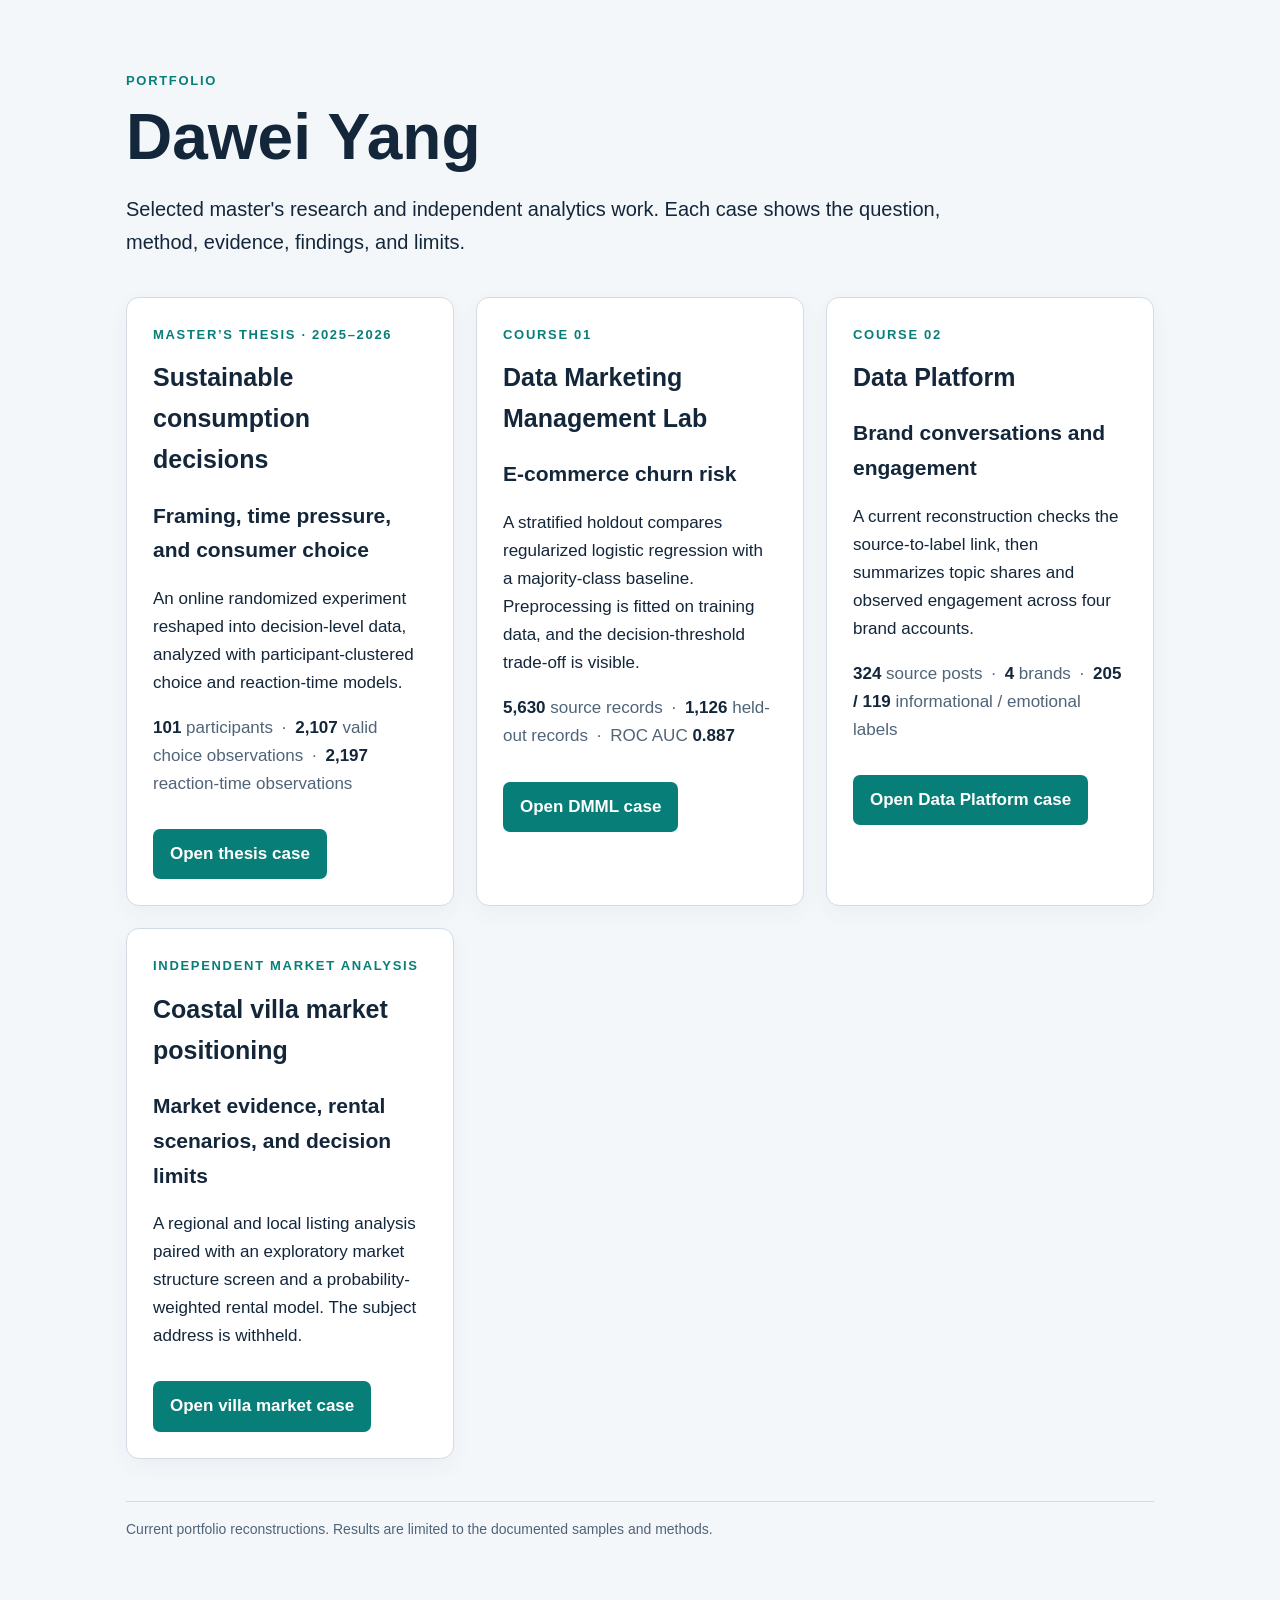
<file: index.html>
<!doctype html>
<html lang="en">
<head>
  <meta charset="utf-8">
  <meta name="viewport" content="width=device-width,initial-scale=1">
  <meta name="description" content="Dawei Yang's portfolio of master's research, marketing analytics, and data platform projects.">
  <title>Dawei Yang | Portfolio</title>
  <link rel="stylesheet" href="assets/style.css">
</head>
<body>
<main class="wrap">
  <header class="hero">
    <div class="eyebrow">Portfolio</div>
    <h1>Dawei Yang</h1>
    <p class="lead">Selected master's research and independent analytics work. Each case shows the question, method, evidence, findings, and limits.</p>
  </header>
  <section class="grid course-grid" aria-label="Course projects">
    <article class="card">
      <p class="eyebrow">Master’s Thesis · 2025–2026</p>
      <h2>Sustainable consumption decisions</h2>
      <h3>Framing, time pressure, and consumer choice</h3>
      <p>An online randomized experiment reshaped into decision-level data, analyzed with participant-clustered choice and reaction-time models.</p>
      <p class="statline"><strong>101</strong> participants <span>·</span> <strong>2,107</strong> valid choice observations <span>·</span> <strong>2,197</strong> reaction-time observations</p>
      <a class="button" href="thesis/index.html">Open thesis case</a>
    </article>
    <article class="card">
      <p class="eyebrow">Course 01</p>
      <h2>Data Marketing Management Lab</h2>
      <h3>E-commerce churn risk</h3>
      <p>A stratified holdout compares regularized logistic regression with a majority-class baseline. Preprocessing is fitted on training data, and the decision-threshold trade-off is visible.</p>
      <p class="statline"><strong>5,630</strong> source records <span>·</span> <strong>1,126</strong> held-out records <span>·</span> ROC AUC <strong>0.887</strong></p>
      <a class="button" href="data-marketing-management-lab/index.html">Open DMML case</a>
    </article>
    <article class="card">
      <p class="eyebrow">Course 02</p>
      <h2>Data Platform</h2>
      <h3>Brand conversations and engagement</h3>
      <p>A current reconstruction checks the source-to-label link, then summarizes topic shares and observed engagement across four brand accounts.</p>
      <p class="statline"><strong>324</strong> source posts <span>·</span> <strong>4</strong> brands <span>·</span> <strong>205 / 119</strong> informational / emotional labels</p>
      <a class="button" href="data-platform/index.html">Open Data Platform case</a>
    </article>
    <article class="card">
      <p class="eyebrow">Independent market analysis</p>
      <h2>Coastal villa market positioning</h2>
      <h3>Market evidence, rental scenarios, and decision limits</h3>
      <p>A regional and local listing analysis paired with an exploratory market structure screen and a probability-weighted rental model. The subject address is withheld.</p>
      <a class="button" href="villa-market-analysis/index.html">Open villa market case</a>
    </article>
  </section>
  <footer class="footer">Current portfolio reconstructions. Results are limited to the documented samples and methods.</footer>
</main>
</body>
</html>
</file>
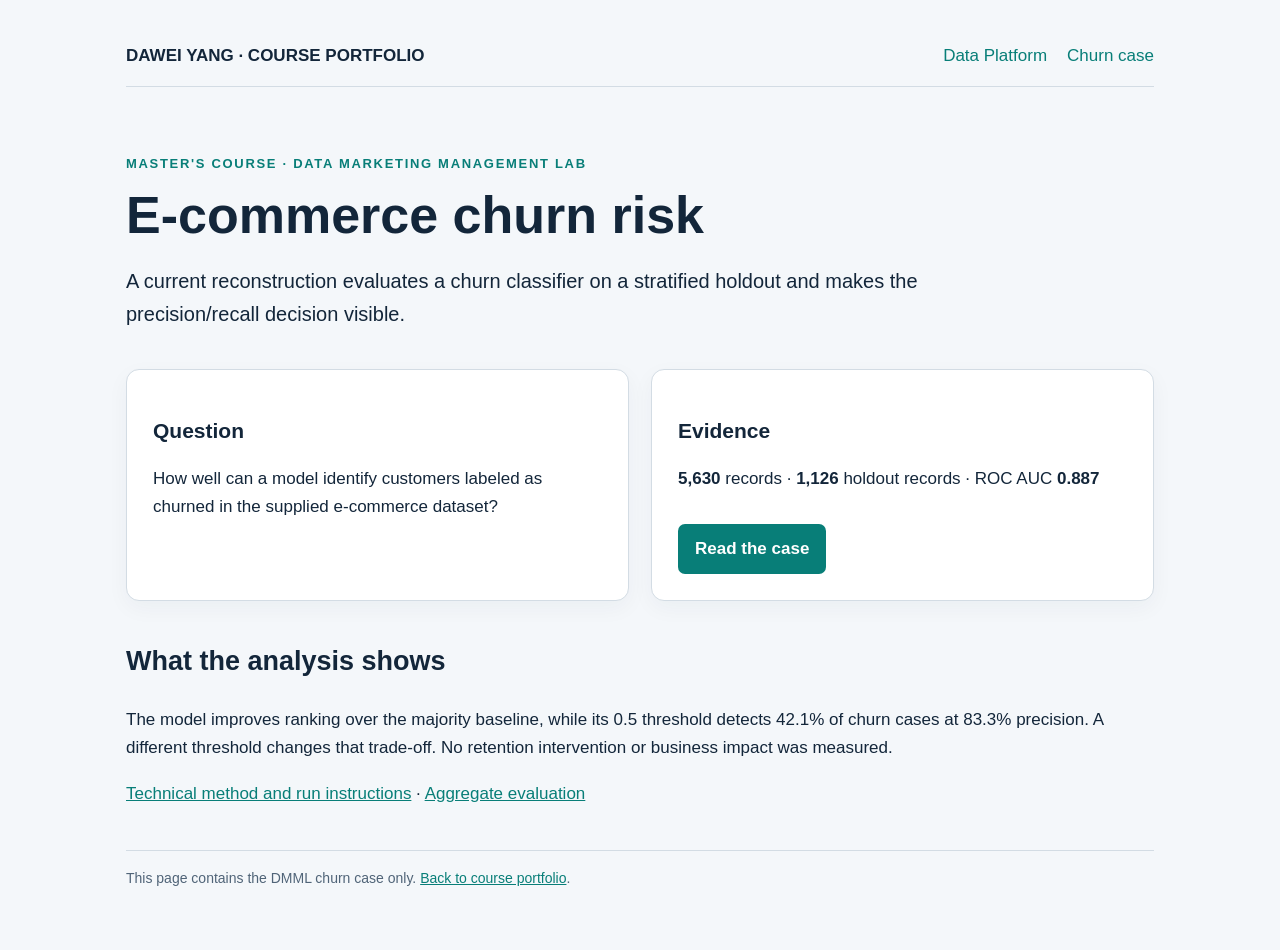
<file: data-marketing-management-lab/index.html>
<!doctype html>
<html lang="en"><head><meta charset="utf-8"><meta name="viewport" content="width=device-width,initial-scale=1"><title>Data Marketing Management Lab | Dawei Yang</title><link rel="stylesheet" href="../assets/style.css"></head>
<body><main class="wrap"><nav class="nav"><a class="brand" href="../index.html">DAWEI YANG · COURSE PORTFOLIO</a><div class="navlinks"><a href="../data-platform/index.html">Data Platform</a><a href="churn.html">Churn case</a></div></nav>
<header class="hero"><p class="eyebrow">Master's course · Data Marketing Management Lab</p><h2>E-commerce churn risk</h2><p class="lead">A current reconstruction evaluates a churn classifier on a stratified holdout and makes the precision/recall decision visible.</p></header>
<section class="grid"><article class="card"><h3>Question</h3><p>How well can a model identify customers labeled as churned in the supplied e-commerce dataset?</p></article><article class="card"><h3>Evidence</h3><p><strong>5,630</strong> records · <strong>1,126</strong> holdout records · ROC AUC <strong>0.887</strong></p><a class="button" href="churn.html">Read the case</a></article></section>
<section class="section"><h2>What the analysis shows</h2><p>The model improves ranking over the majority baseline, while its 0.5 threshold detects 42.1% of churn cases at 83.3% precision. A different threshold changes that trade-off. No retention intervention or business impact was measured.</p><p><a href="churn/README.md">Technical method and run instructions</a> · <a href="churn/outputs/evaluation.json">Aggregate evaluation</a></p></section>
<footer class="footer">This page contains the DMML churn case only. <a href="../index.html">Back to course portfolio</a>.</footer></main></body></html>
</file>
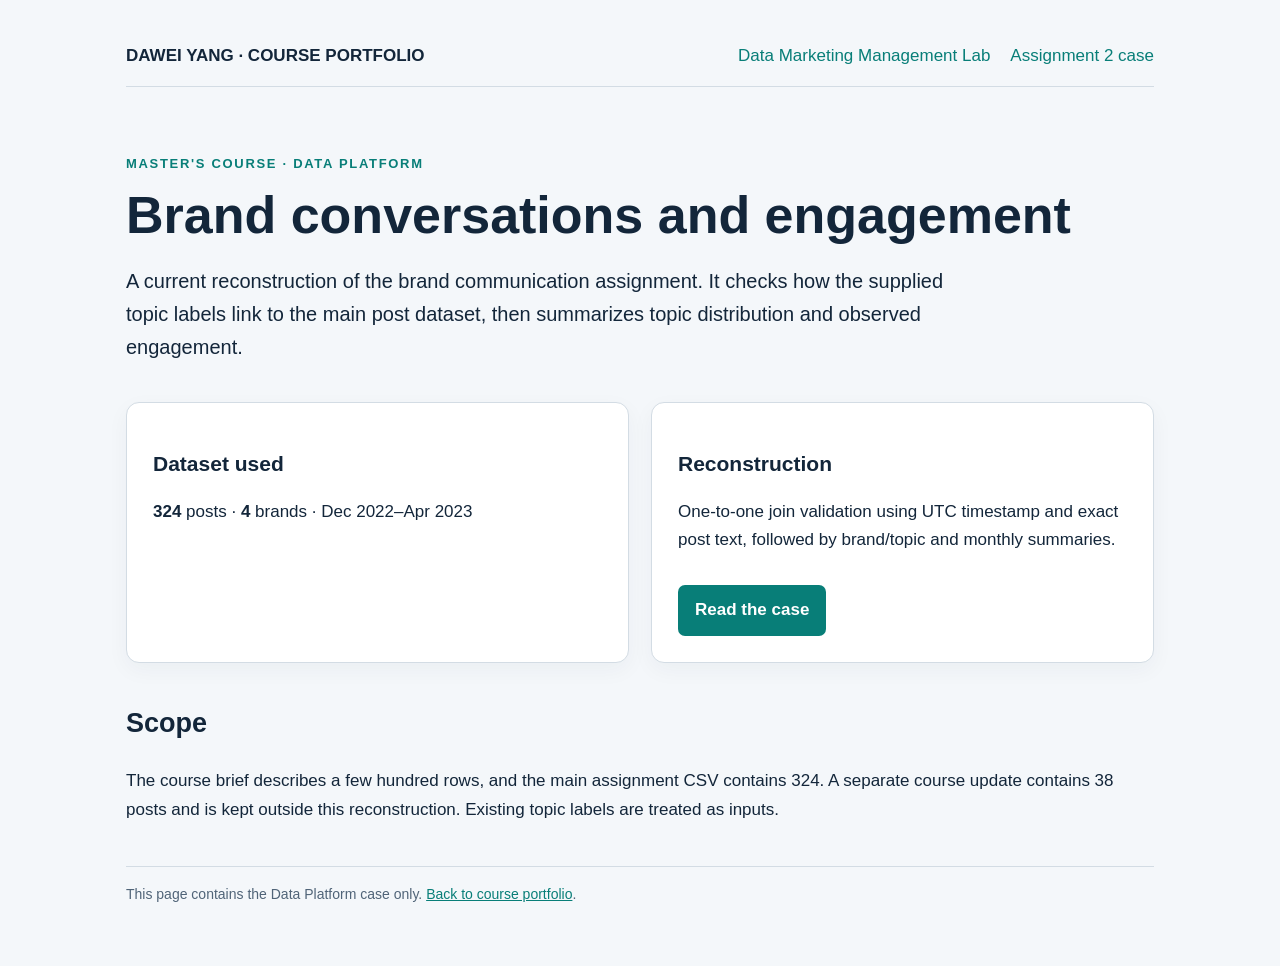
<file: data-platform/index.html>
<!doctype html>
<html lang="en"><head><meta charset="utf-8"><meta name="viewport" content="width=device-width,initial-scale=1"><title>Data Platform | Dawei Yang</title><link rel="stylesheet" href="../assets/style.css"></head>
<body><main class="wrap"><nav class="nav"><a class="brand" href="../index.html">DAWEI YANG · COURSE PORTFOLIO</a><div class="navlinks"><a href="../data-marketing-management-lab/index.html">Data Marketing Management Lab</a><a href="brand-conversations.html">Assignment 2 case</a></div></nav>
<header class="hero"><p class="eyebrow">Master's course · Data Platform</p><h2>Brand conversations and engagement</h2><p class="lead">A current reconstruction of the brand communication assignment. It checks how the supplied topic labels link to the main post dataset, then summarizes topic distribution and observed engagement.</p></header>
<section class="grid"><article class="card"><h3>Dataset used</h3><p><strong>324</strong> posts · <strong>4</strong> brands · Dec 2022–Apr 2023</p></article><article class="card"><h3>Reconstruction</h3><p>One-to-one join validation using UTC timestamp and exact post text, followed by brand/topic and monthly summaries.</p><a class="button" href="brand-conversations.html">Read the case</a></article></section>
<section class="section"><h2>Scope</h2><p>The course brief describes a few hundred rows, and the main assignment CSV contains 324. A separate course update contains 38 posts and is kept outside this reconstruction. Existing topic labels are treated as inputs.</p></section>
<footer class="footer">This page contains the Data Platform case only. <a href="../index.html">Back to course portfolio</a>.</footer></main></body></html>
</file>
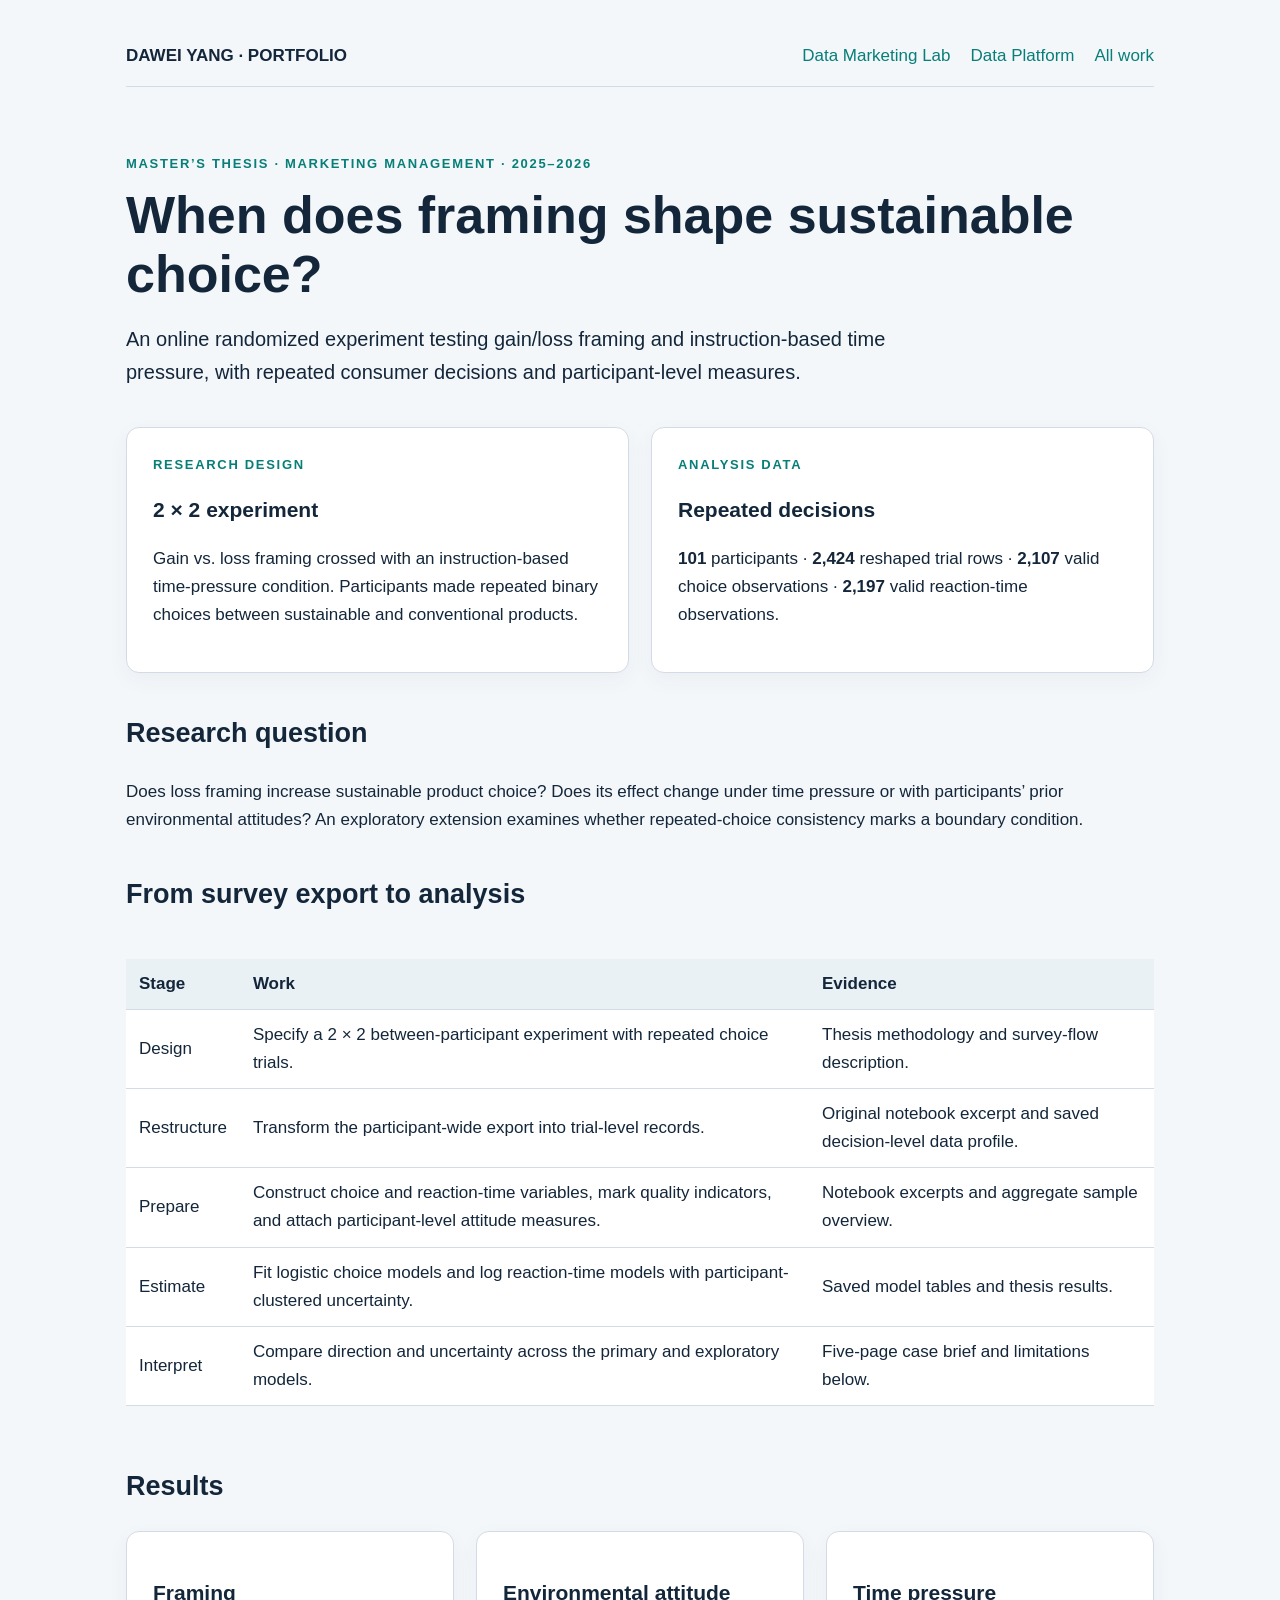
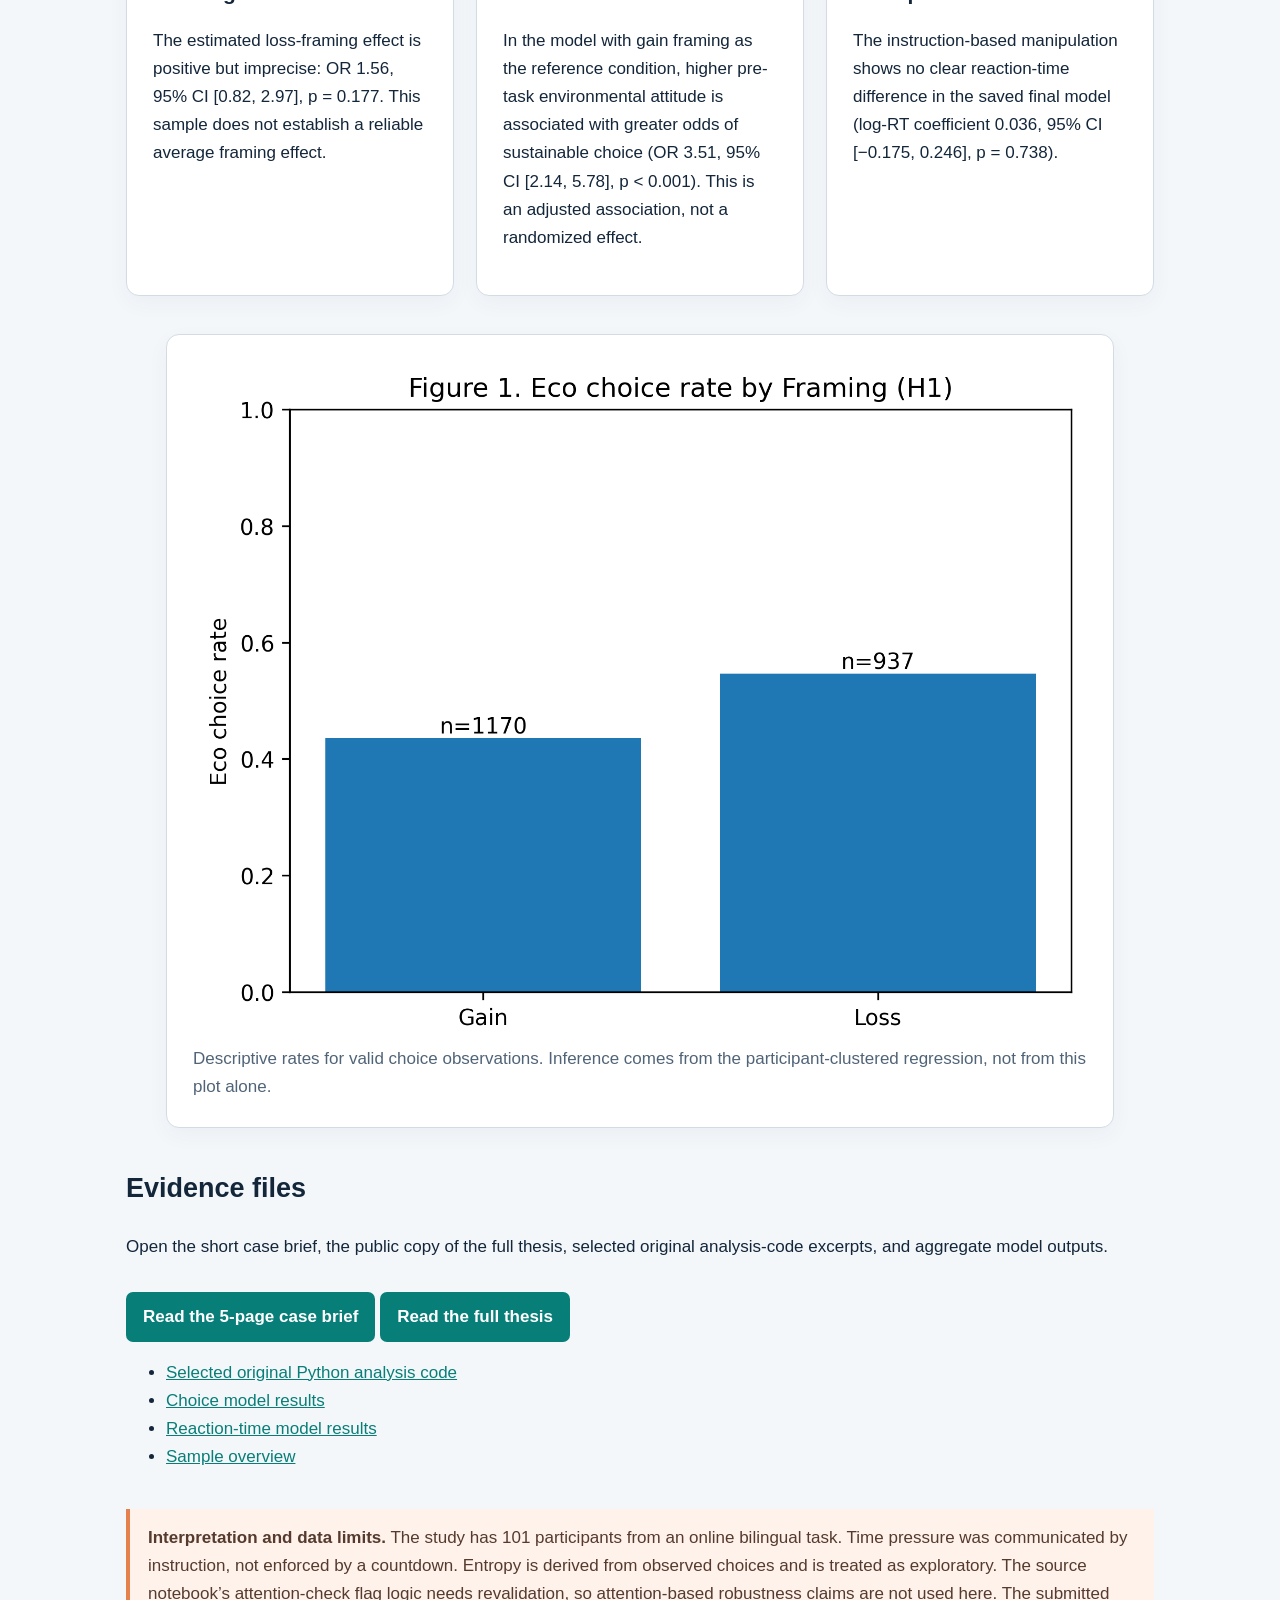
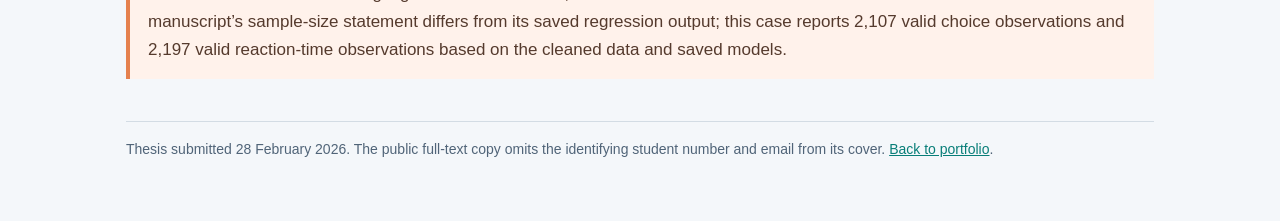
<file: thesis/index.html>
<!doctype html>
<html lang="en">
<head>
  <meta charset="utf-8">
  <meta name="viewport" content="width=device-width,initial-scale=1">
  <meta name="description" content="Dawei Yang's master's thesis case on sustainable consumption decisions, experimental design, behavioral data preparation, and statistical analysis.">
  <title>Sustainable Consumption Experiment | Dawei Yang</title>
  <link rel="stylesheet" href="../assets/style.css">
</head>
<body><main class="wrap">
  <nav class="nav"><a class="brand" href="../index.html">DAWEI YANG · PORTFOLIO</a><div class="navlinks"><a href="../data-marketing-management-lab/index.html">Data Marketing Lab</a><a href="../data-platform/index.html">Data Platform</a><a href="../index.html">All work</a></div></nav>
  <header class="hero"><p class="eyebrow">Master’s thesis · Marketing Management · 2025–2026</p><h2>When does framing shape sustainable choice?</h2><p class="lead">An online randomized experiment testing gain/loss framing and instruction-based time pressure, with repeated consumer decisions and participant-level measures.</p></header>

  <section class="grid">
    <article class="card"><p class="eyebrow">Research design</p><h3>2 × 2 experiment</h3><p>Gain vs. loss framing crossed with an instruction-based time-pressure condition. Participants made repeated binary choices between sustainable and conventional products.</p></article>
    <article class="card"><p class="eyebrow">Analysis data</p><h3>Repeated decisions</h3><p><strong>101</strong> participants · <strong>2,424</strong> reshaped trial rows · <strong>2,107</strong> valid choice observations · <strong>2,197</strong> valid reaction-time observations.</p></article>
  </section>

  <section class="section"><h2>Research question</h2><p>Does loss framing increase sustainable product choice? Does its effect change under time pressure or with participants’ prior environmental attitudes? An exploratory extension examines whether repeated-choice consistency marks a boundary condition.</p></section>

  <section class="section"><h2>From survey export to analysis</h2><div class="table-wrap"><table class="data-table"><thead><tr><th>Stage</th><th>Work</th><th>Evidence</th></tr></thead><tbody>
    <tr><td>Design</td><td>Specify a 2 × 2 between-participant experiment with repeated choice trials.</td><td>Thesis methodology and survey-flow description.</td></tr>
    <tr><td>Restructure</td><td>Transform the participant-wide export into trial-level records.</td><td>Original notebook excerpt and saved decision-level data profile.</td></tr>
    <tr><td>Prepare</td><td>Construct choice and reaction-time variables, mark quality indicators, and attach participant-level attitude measures.</td><td>Notebook excerpts and aggregate sample overview.</td></tr>
    <tr><td>Estimate</td><td>Fit logistic choice models and log reaction-time models with participant-clustered uncertainty.</td><td>Saved model tables and thesis results.</td></tr>
    <tr><td>Interpret</td><td>Compare direction and uncertainty across the primary and exploratory models.</td><td>Five-page case brief and limitations below.</td></tr>
  </tbody></table></div></section>

  <section class="section"><h2>Results</h2><div class="grid">
    <article class="card"><h3>Framing</h3><p>The estimated loss-framing effect is positive but imprecise: OR 1.56, 95% CI [0.82, 2.97], p = 0.177. This sample does not establish a reliable average framing effect.</p></article>
    <article class="card"><h3>Environmental attitude</h3><p>In the model with gain framing as the reference condition, higher pre-task environmental attitude is associated with greater odds of sustainable choice (OR 3.51, 95% CI [2.14, 5.78], p &lt; 0.001). This is an adjusted association, not a randomized effect.</p></article>
    <article class="card"><h3>Time pressure</h3><p>The instruction-based manipulation shows no clear reaction-time difference in the saved final model (log-RT coefficient 0.036, 95% CI [−0.175, 0.246], p = 0.738).</p></article>
  </div></section>

  <figure class="panel"><img src="assets/framing-choice-rate.png" alt="Descriptive sustainable-choice rates under gain and loss framing" style="display:block;width:100%;height:auto"><figcaption class="small">Descriptive rates for valid choice observations. Inference comes from the participant-clustered regression, not from this plot alone.</figcaption></figure>

  <section class="section"><h2>Evidence files</h2><p>Open the short case brief, the public copy of the full thesis, selected original analysis-code excerpts, and aggregate model outputs.</p>
    <p><a class="button" href="thesis-case-brief.pdf">Read the 5-page case brief</a> <a class="button" href="thesis-public.pdf">Read the full thesis</a></p>
    <ul><li><a href="assets/analysis-code-excerpts.md">Selected original Python analysis code</a></li><li><a href="assets/Table_main_OR_CI_combined.csv">Choice model results</a></li><li><a href="assets/Table_RT_models_combined.csv">Reaction-time model results</a></li><li><a href="assets/Table_sample_overview.csv">Sample overview</a></li></ul>
  </section>

  <section class="callout"><strong>Interpretation and data limits.</strong> The study has 101 participants from an online bilingual task. Time pressure was communicated by instruction, not enforced by a countdown. Entropy is derived from observed choices and is treated as exploratory. The source notebook’s attention-check flag logic needs revalidation, so attention-based robustness claims are not used here. The submitted manuscript’s sample-size statement differs from its saved regression output; this case reports 2,107 valid choice observations and 2,197 valid reaction-time observations based on the cleaned data and saved models.</section>
  <footer class="footer">Thesis submitted 28 February 2026. The public full-text copy omits the identifying student number and email from its cover. <a href="../index.html">Back to portfolio</a>.</footer>
</main></body></html>
</file>
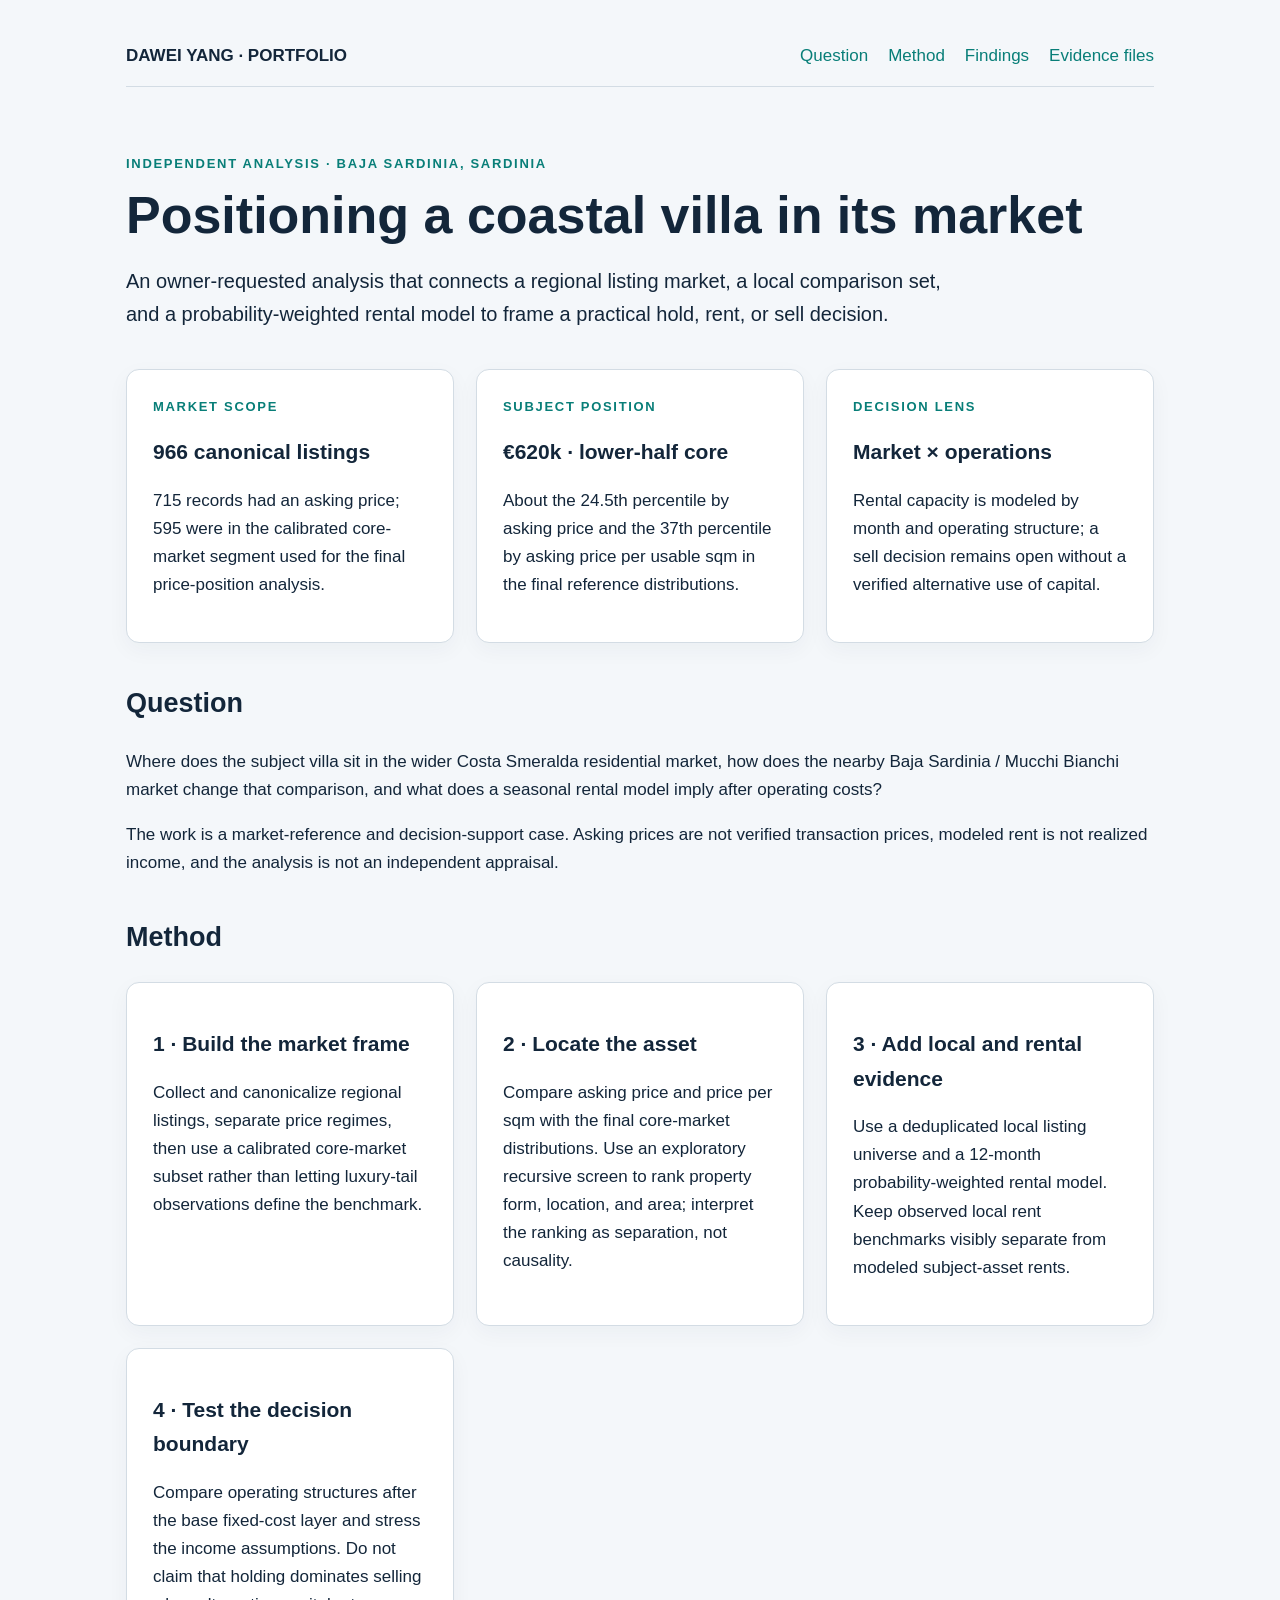
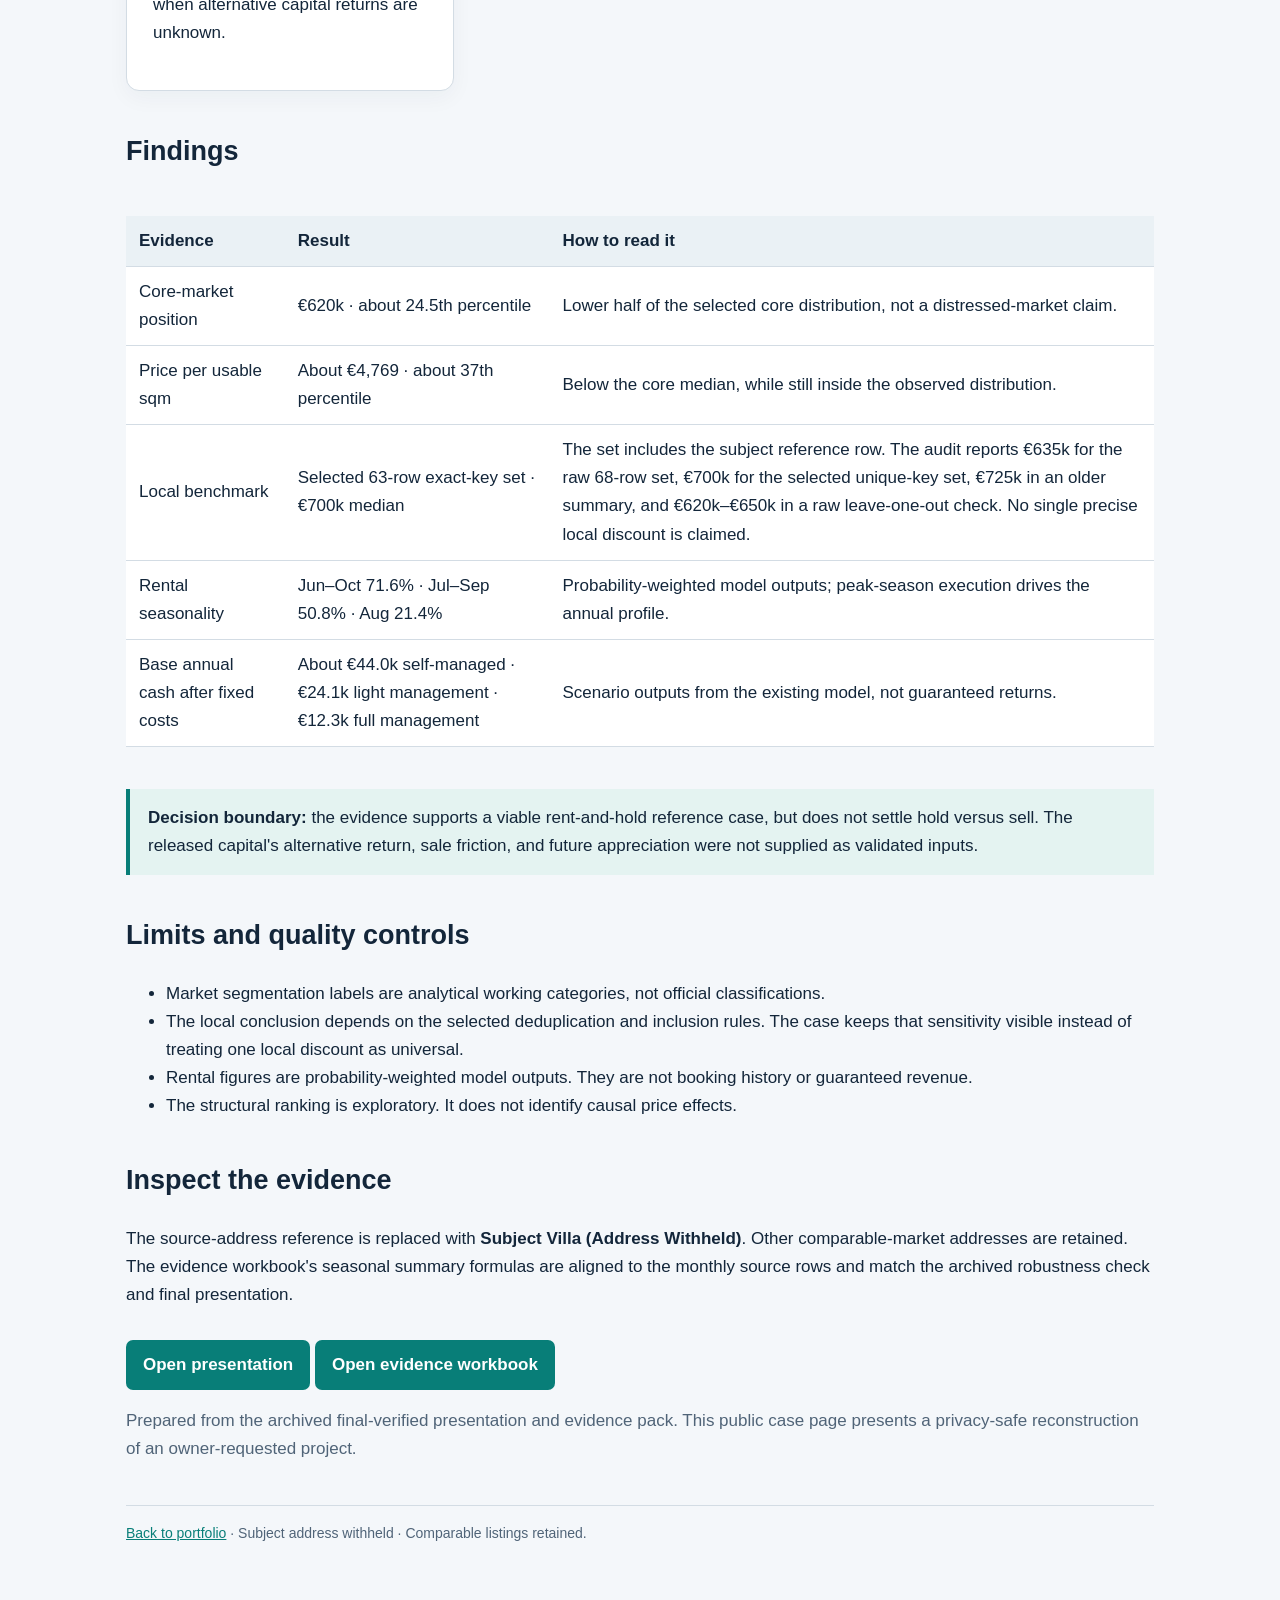
<file: villa-market-analysis/index.html>
<!doctype html>
<html lang="en">
<head>
  <meta charset="utf-8">
  <meta name="viewport" content="width=device-width,initial-scale=1">
  <meta name="description" content="A privacy-safe residential market-positioning and rental-scenario analysis for a coastal villa in Baja Sardinia, Sardinia.">
  <title>Coastal Villa Market Analysis | Dawei Yang</title>
  <link rel="stylesheet" href="../assets/style.css">
</head>
<body>
<main class="wrap">
  <nav class="nav">
    <a class="brand" href="../index.html">DAWEI YANG · PORTFOLIO</a>
    <div class="navlinks">
      <a href="#question">Question</a>
      <a href="#method">Method</a>
      <a href="#findings">Findings</a>
      <a href="#evidence">Evidence files</a>
    </div>
  </nav>

  <header class="hero">
    <p class="eyebrow">Independent analysis · Baja Sardinia, Sardinia</p>
    <h2>Positioning a coastal villa in its market</h2>
    <p class="lead">An owner-requested analysis that connects a regional listing market, a local comparison set, and a probability-weighted rental model to frame a practical hold, rent, or sell decision.</p>
  </header>

  <section class="grid" aria-label="Project snapshot">
    <article class="card"><p class="eyebrow">Market scope</p><h3>966 canonical listings</h3><p>715 records had an asking price; 595 were in the calibrated core-market segment used for the final price-position analysis.</p></article>
    <article class="card"><p class="eyebrow">Subject position</p><h3>€620k · lower-half core</h3><p>About the 24.5th percentile by asking price and the 37th percentile by asking price per usable sqm in the final reference distributions.</p></article>
    <article class="card"><p class="eyebrow">Decision lens</p><h3>Market × operations</h3><p>Rental capacity is modeled by month and operating structure; a sell decision remains open without a verified alternative use of capital.</p></article>
  </section>

  <section id="question" class="section">
    <h2>Question</h2>
    <p>Where does the subject villa sit in the wider Costa Smeralda residential market, how does the nearby Baja Sardinia / Mucchi Bianchi market change that comparison, and what does a seasonal rental model imply after operating costs?</p>
    <p>The work is a market-reference and decision-support case. Asking prices are not verified transaction prices, modeled rent is not realized income, and the analysis is not an independent appraisal.</p>
  </section>

  <section id="method" class="section">
    <h2>Method</h2>
    <div class="grid">
      <article class="card"><h3>1 · Build the market frame</h3><p>Collect and canonicalize regional listings, separate price regimes, then use a calibrated core-market subset rather than letting luxury-tail observations define the benchmark.</p></article>
      <article class="card"><h3>2 · Locate the asset</h3><p>Compare asking price and price per sqm with the final core-market distributions. Use an exploratory recursive screen to rank property form, location, and area; interpret the ranking as separation, not causality.</p></article>
      <article class="card"><h3>3 · Add local and rental evidence</h3><p>Use a deduplicated local listing universe and a 12-month probability-weighted rental model. Keep observed local rent benchmarks visibly separate from modeled subject-asset rents.</p></article>
      <article class="card"><h3>4 · Test the decision boundary</h3><p>Compare operating structures after the base fixed-cost layer and stress the income assumptions. Do not claim that holding dominates selling when alternative capital returns are unknown.</p></article>
    </div>
  </section>

  <section id="findings" class="section">
    <h2>Findings</h2>
    <div class="table-wrap">
      <table class="data-table">
        <thead><tr><th>Evidence</th><th>Result</th><th>How to read it</th></tr></thead>
        <tbody>
          <tr><td>Core-market position</td><td>€620k · about 24.5th percentile</td><td>Lower half of the selected core distribution, not a distressed-market claim.</td></tr>
          <tr><td>Price per usable sqm</td><td>About €4,769 · about 37th percentile</td><td>Below the core median, while still inside the observed distribution.</td></tr>
          <tr><td>Local benchmark</td><td>Selected 63-row exact-key set · €700k median</td><td>The set includes the subject reference row. The audit reports €635k for the raw 68-row set, €700k for the selected unique-key set, €725k in an older summary, and €620k–€650k in a raw leave-one-out check. No single precise local discount is claimed.</td></tr>
          <tr><td>Rental seasonality</td><td>Jun–Oct 71.6% · Jul–Sep 50.8% · Aug 21.4%</td><td>Probability-weighted model outputs; peak-season execution drives the annual profile.</td></tr>
          <tr><td>Base annual cash after fixed costs</td><td>About €44.0k self-managed · €24.1k light management · €12.3k full management</td><td>Scenario outputs from the existing model, not guaranteed returns.</td></tr>
        </tbody>
      </table>
    </div>
    <div class="note"><strong>Decision boundary:</strong> the evidence supports a viable rent-and-hold reference case, but does not settle hold versus sell. The released capital's alternative return, sale friction, and future appreciation were not supplied as validated inputs.</div>
  </section>

  <section class="section">
    <h2>Limits and quality controls</h2>
    <ul>
      <li>Market segmentation labels are analytical working categories, not official classifications.</li>
      <li>The local conclusion depends on the selected deduplication and inclusion rules. The case keeps that sensitivity visible instead of treating one local discount as universal.</li>
      <li>Rental figures are probability-weighted model outputs. They are not booking history or guaranteed revenue.</li>
      <li>The structural ranking is exploratory. It does not identify causal price effects.</li>
    </ul>
  </section>

  <section id="evidence" class="section">
    <h2>Inspect the evidence</h2>
    <p>The source-address reference is replaced with <strong>Subject Villa (Address Withheld)</strong>. Other comparable-market addresses are retained. The evidence workbook's seasonal summary formulas are aligned to the monthly source rows and match the archived robustness check and final presentation.</p>
    <p><a class="button" href="evidence/Market_Reference_Report_Anonymized.pptx">Open presentation</a> <a class="button" href="evidence/Market_Evidence_Pack_Anonymized.xlsx">Open evidence workbook</a></p>
    <p class="small">Prepared from the archived final-verified presentation and evidence pack. This public case page presents a privacy-safe reconstruction of an owner-requested project.</p>
  </section>

  <footer class="footer"><a href="../index.html">Back to portfolio</a> · Subject address withheld · Comparable listings retained.</footer>
</main>
</body>
</html>
</file>
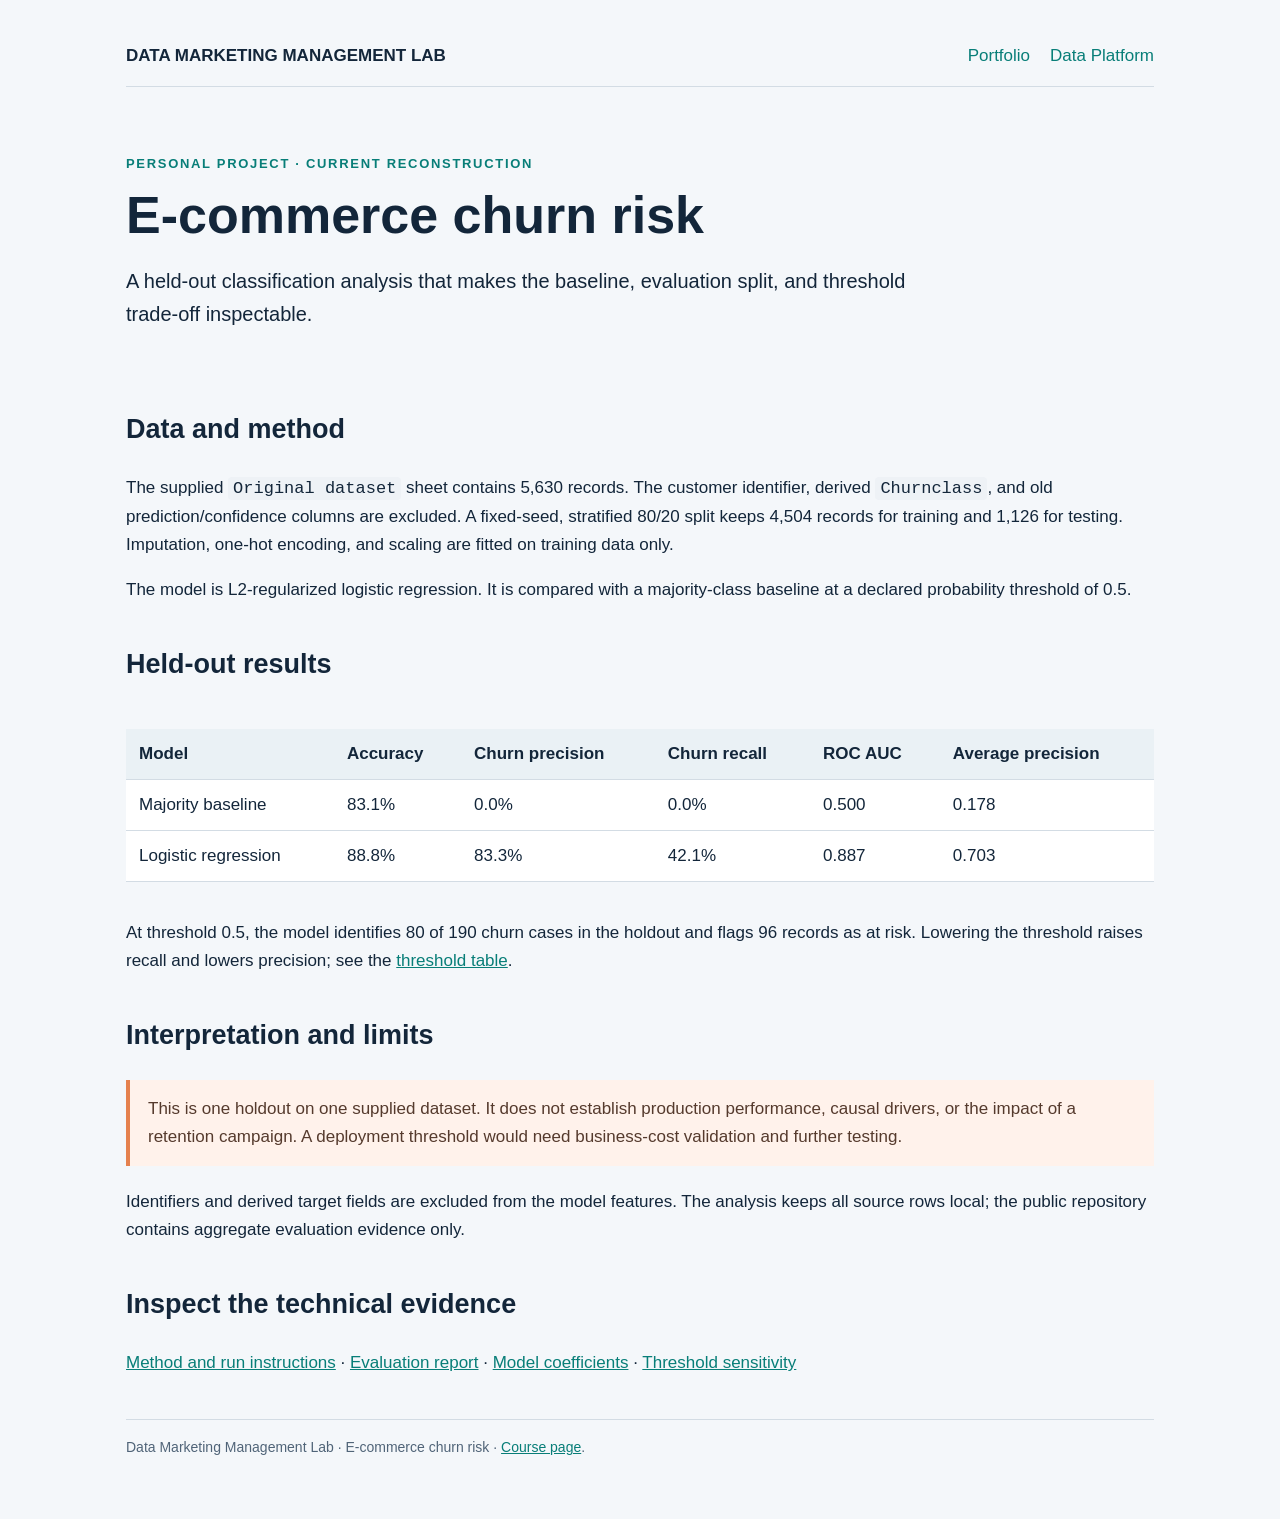
<file: data-marketing-management-lab/churn.html>
<!doctype html>
<html lang="en"><head><meta charset="utf-8"><meta name="viewport" content="width=device-width,initial-scale=1"><title>E-commerce churn risk | Data Marketing Management Lab</title><link rel="stylesheet" href="../assets/style.css"></head>
<body><main class="wrap"><nav class="nav"><a class="brand" href="index.html">DATA MARKETING MANAGEMENT LAB</a><div class="navlinks"><a href="../index.html">Portfolio</a><a href="../data-platform/index.html">Data Platform</a></div></nav>
<header class="hero"><p class="eyebrow">Personal project · Current reconstruction</p><h2>E-commerce churn risk</h2><p class="lead">A held-out classification analysis that makes the baseline, evaluation split, and threshold trade-off inspectable.</p></header>
<section class="section"><h2>Data and method</h2><p>The supplied <code>Original dataset</code> sheet contains 5,630 records. The customer identifier, derived <code>Churnclass</code>, and old prediction/confidence columns are excluded. A fixed-seed, stratified 80/20 split keeps 4,504 records for training and 1,126 for testing. Imputation, one-hot encoding, and scaling are fitted on training data only.</p><p>The model is L2-regularized logistic regression. It is compared with a majority-class baseline at a declared probability threshold of 0.5.</p></section>
<section class="section"><h2>Held-out results</h2><div class="table-wrap"><table class="data-table"><thead><tr><th>Model</th><th>Accuracy</th><th>Churn precision</th><th>Churn recall</th><th>ROC AUC</th><th>Average precision</th></tr></thead><tbody><tr><td>Majority baseline</td><td>83.1%</td><td>0.0%</td><td>0.0%</td><td>0.500</td><td>0.178</td></tr><tr><td>Logistic regression</td><td>88.8%</td><td>83.3%</td><td>42.1%</td><td>0.887</td><td>0.703</td></tr></tbody></table></div><p>At threshold 0.5, the model identifies 80 of 190 churn cases in the holdout and flags 96 records as at risk. Lowering the threshold raises recall and lowers precision; see the <a href="churn/outputs/threshold_sensitivity.csv">threshold table</a>.</p></section>
<section class="section"><h2>Interpretation and limits</h2><div class="callout">This is one holdout on one supplied dataset. It does not establish production performance, causal drivers, or the impact of a retention campaign. A deployment threshold would need business-cost validation and further testing.</div><p>Identifiers and derived target fields are excluded from the model features. The analysis keeps all source rows local; the public repository contains aggregate evaluation evidence only.</p></section>
<section class="section"><h2>Inspect the technical evidence</h2><p><a href="churn/README.md">Method and run instructions</a> · <a href="churn/outputs/evaluation.json">Evaluation report</a> · <a href="churn/outputs/model_coefficients.csv">Model coefficients</a> · <a href="churn/outputs/threshold_sensitivity.csv">Threshold sensitivity</a></p></section>
<footer class="footer">Data Marketing Management Lab · E-commerce churn risk · <a href="index.html">Course page</a>.</footer></main></body></html>
</file>
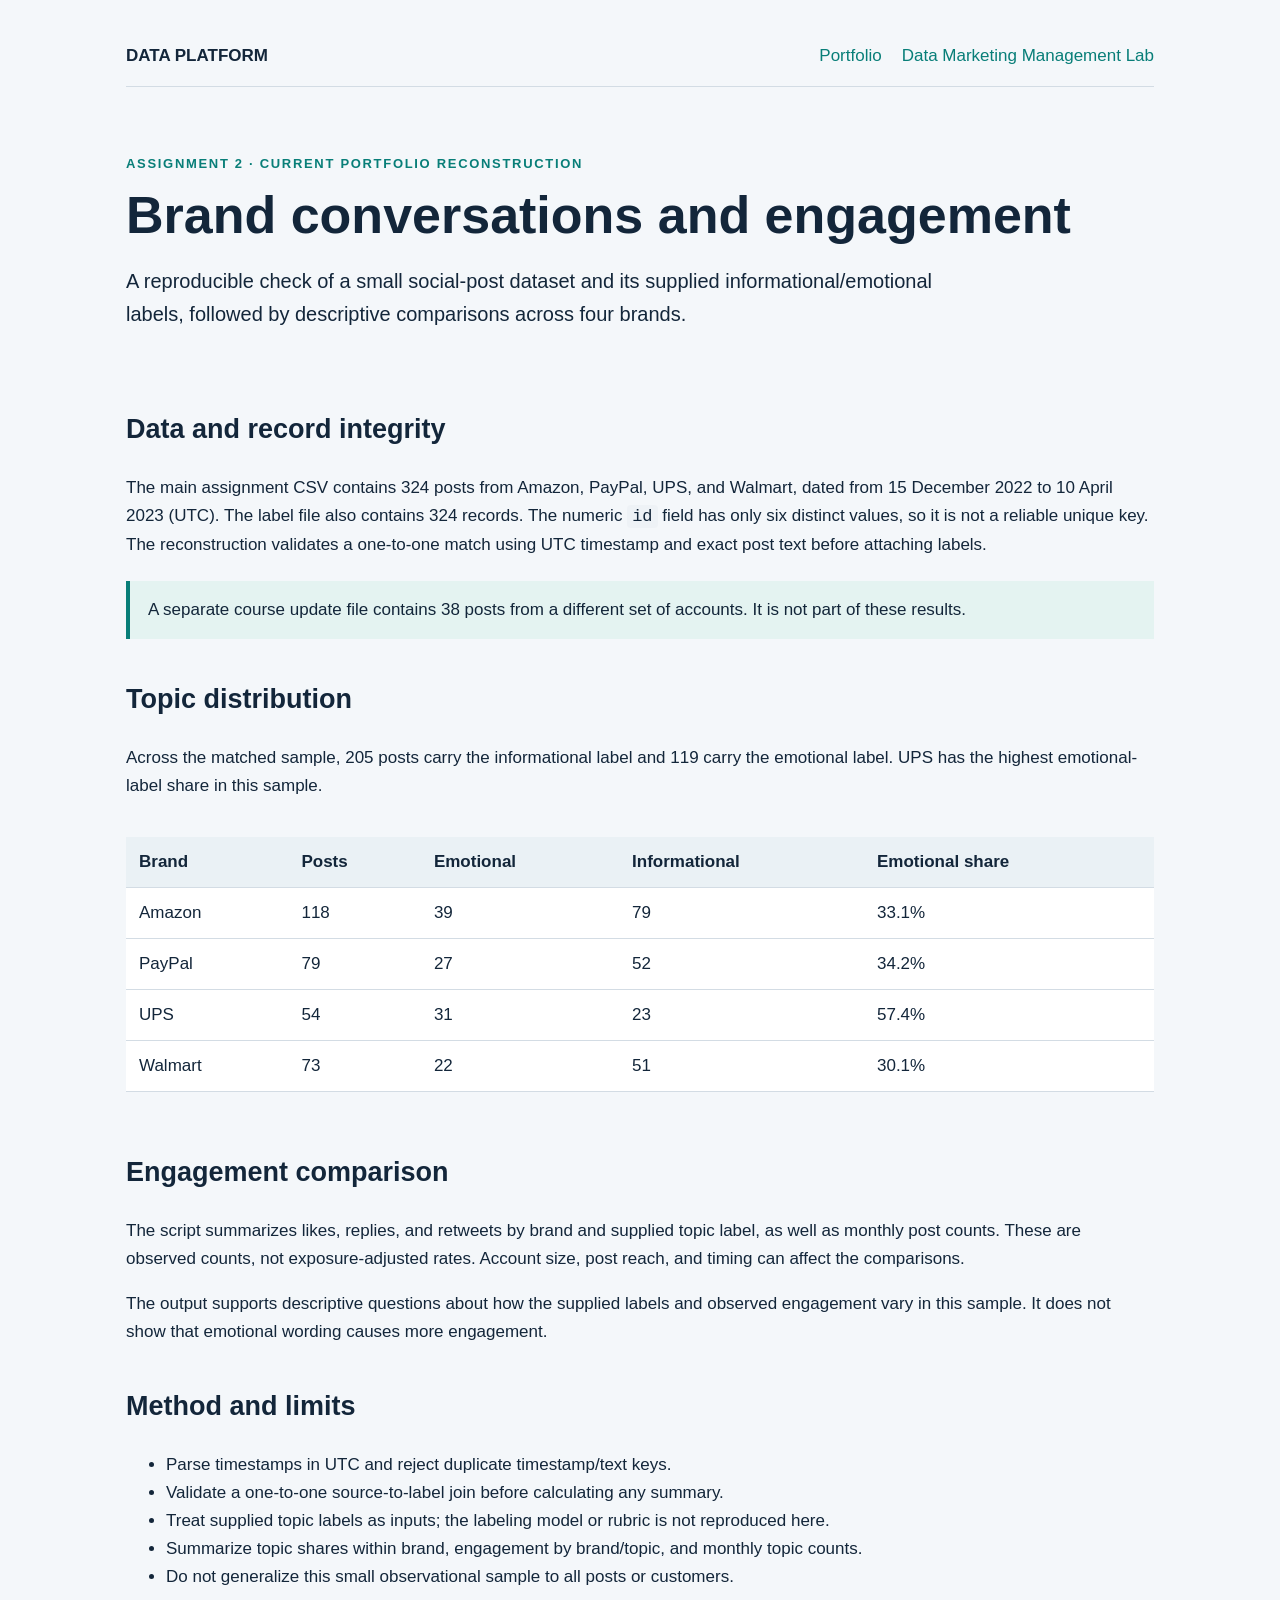
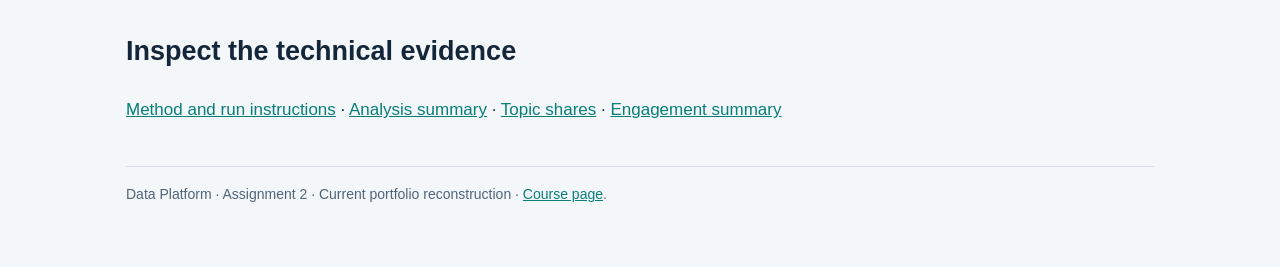
<file: data-platform/brand-conversations.html>
<!doctype html>
<html lang="en"><head><meta charset="utf-8"><meta name="viewport" content="width=device-width,initial-scale=1"><title>Brand conversations and engagement | Data Platform</title><link rel="stylesheet" href="../assets/style.css"></head>
<body><main class="wrap"><nav class="nav"><a class="brand" href="index.html">DATA PLATFORM</a><div class="navlinks"><a href="../index.html">Portfolio</a><a href="../data-marketing-management-lab/index.html">Data Marketing Management Lab</a></div></nav>
<header class="hero"><p class="eyebrow">Assignment 2 · Current portfolio reconstruction</p><h2>Brand conversations and engagement</h2><p class="lead">A reproducible check of a small social-post dataset and its supplied informational/emotional labels, followed by descriptive comparisons across four brands.</p></header>
<section class="section"><h2>Data and record integrity</h2><p>The main assignment CSV contains 324 posts from Amazon, PayPal, UPS, and Walmart, dated from 15 December 2022 to 10 April 2023 (UTC). The label file also contains 324 records. The numeric <code>id</code> field has only six distinct values, so it is not a reliable unique key. The reconstruction validates a one-to-one match using UTC timestamp and exact post text before attaching labels.</p><div class="note">A separate course update file contains 38 posts from a different set of accounts. It is not part of these results.</div></section>
<section class="section"><h2>Topic distribution</h2><p>Across the matched sample, 205 posts carry the informational label and 119 carry the emotional label. UPS has the highest emotional-label share in this sample.</p><div class="table-wrap"><table class="data-table"><thead><tr><th>Brand</th><th>Posts</th><th>Emotional</th><th>Informational</th><th>Emotional share</th></tr></thead><tbody><tr><td>Amazon</td><td>118</td><td>39</td><td>79</td><td>33.1%</td></tr><tr><td>PayPal</td><td>79</td><td>27</td><td>52</td><td>34.2%</td></tr><tr><td>UPS</td><td>54</td><td>31</td><td>23</td><td>57.4%</td></tr><tr><td>Walmart</td><td>73</td><td>22</td><td>51</td><td>30.1%</td></tr></tbody></table></div></section>
<section class="section"><h2>Engagement comparison</h2><p>The script summarizes likes, replies, and retweets by brand and supplied topic label, as well as monthly post counts. These are observed counts, not exposure-adjusted rates. Account size, post reach, and timing can affect the comparisons.</p><p>The output supports descriptive questions about how the supplied labels and observed engagement vary in this sample. It does not show that emotional wording causes more engagement.</p></section>
<section class="section"><h2>Method and limits</h2><ul><li>Parse timestamps in UTC and reject duplicate timestamp/text keys.</li><li>Validate a one-to-one source-to-label join before calculating any summary.</li><li>Treat supplied topic labels as inputs; the labeling model or rubric is not reproduced here.</li><li>Summarize topic shares within brand, engagement by brand/topic, and monthly topic counts.</li><li>Do not generalize this small observational sample to all posts or customers.</li></ul></section>
<section class="section"><h2>Inspect the technical evidence</h2><p><a href="brand-conversations/README.md">Method and run instructions</a> · <a href="brand-conversations/outputs/analysis_summary.json">Analysis summary</a> · <a href="brand-conversations/outputs/brand_topic_summary.csv">Topic shares</a> · <a href="brand-conversations/outputs/engagement_by_brand_and_topic.csv">Engagement summary</a></p></section>
<footer class="footer">Data Platform · Assignment 2 · Current portfolio reconstruction · <a href="index.html">Course page</a>.</footer></main></body></html>
</file>
<file: assets/style.css>
:root{--ink:#13263a;--muted:#506478;--paper:#f4f7fa;--teal:#087e78;--line:#d3dce4;--white:#fff;--soft:#e4f3f1;--warn:#fff2eb}
*{box-sizing:border-box}body{margin:0;background:var(--paper);color:var(--ink);font:17px/1.65 Arial,Helvetica,sans-serif}a{color:#087e78}a:focus-visible{outline:3px solid #e5814e;outline-offset:3px}.wrap{max-width:1080px;margin:auto;padding:42px 26px 60px}.hero{padding:28px 0 18px}.eyebrow{color:var(--teal);font-size:13px;font-weight:700;letter-spacing:.13em;text-transform:uppercase;margin:0 0 12px}.hero h1{font-size:clamp(38px,7vw,64px);line-height:1.08;margin:8px 0 16px}.hero h2{font-size:clamp(32px,5vw,52px);line-height:1.12;margin:8px 0 18px}.lead{font-size:20px;max-width:820px}.muted,.small{color:var(--muted)}.grid{display:grid;grid-template-columns:repeat(auto-fit,minmax(290px,1fr));gap:22px}.card,.panel{background:var(--white);border:1px solid var(--line);border-radius:13px;padding:26px;box-shadow:0 7px 22px #13263a0b}.card h2{font-size:25px;margin:0 0 14px}.card h3{font-size:21px;margin:18px 0 8px}.button{display:inline-block;margin-top:14px;background:var(--teal);color:#fff;text-decoration:none;font-weight:700;padding:11px 17px;border-radius:7px}.button:hover{filter:brightness(.92)}.nav{display:flex;align-items:center;justify-content:space-between;gap:16px;border-bottom:1px solid var(--line);padding:0 0 16px;margin-bottom:38px}.nav a{text-decoration:none}.brand{font-weight:700;color:var(--ink)}.navlinks{display:flex;flex-wrap:wrap;gap:20px}.section{margin:38px 0}.section h2{font-size:27px}.section h3{font-size:21px}.statline{color:var(--muted)}.statline strong{color:var(--ink)}.statline span{padding:0 4px}.table-wrap{overflow-x:auto}.data-table{width:100%;border-collapse:collapse;background:white;margin:20px 0}.data-table th,.data-table td{text-align:left;padding:11px 13px;border-bottom:1px solid var(--line)}.data-table th{background:#eaf1f5}.callout{border-left:4px solid #e5814e;background:var(--warn);padding:15px 18px;margin:22px 0;color:#553a2d}.note{border-left:4px solid var(--teal);background:var(--soft);padding:15px 18px;margin:22px 0}.footer{border-top:1px solid var(--line);margin-top:42px;padding-top:16px;color:var(--muted);font-size:14px}.pill{display:inline-block;background:var(--soft);color:#075d58;padding:4px 9px;font-size:12px;font-weight:700;letter-spacing:.05em;text-transform:uppercase}code{background:#eef2f6;padding:2px 5px;border-radius:4px}pre{background:#13263a;color:#eff5f9;padding:16px;border-radius:8px;overflow:auto;font-size:14px}@media(max-width:650px){.wrap{padding:24px 17px 42px}.nav{align-items:flex-start;flex-direction:column}.card,.panel{padding:20px}}
</file>
